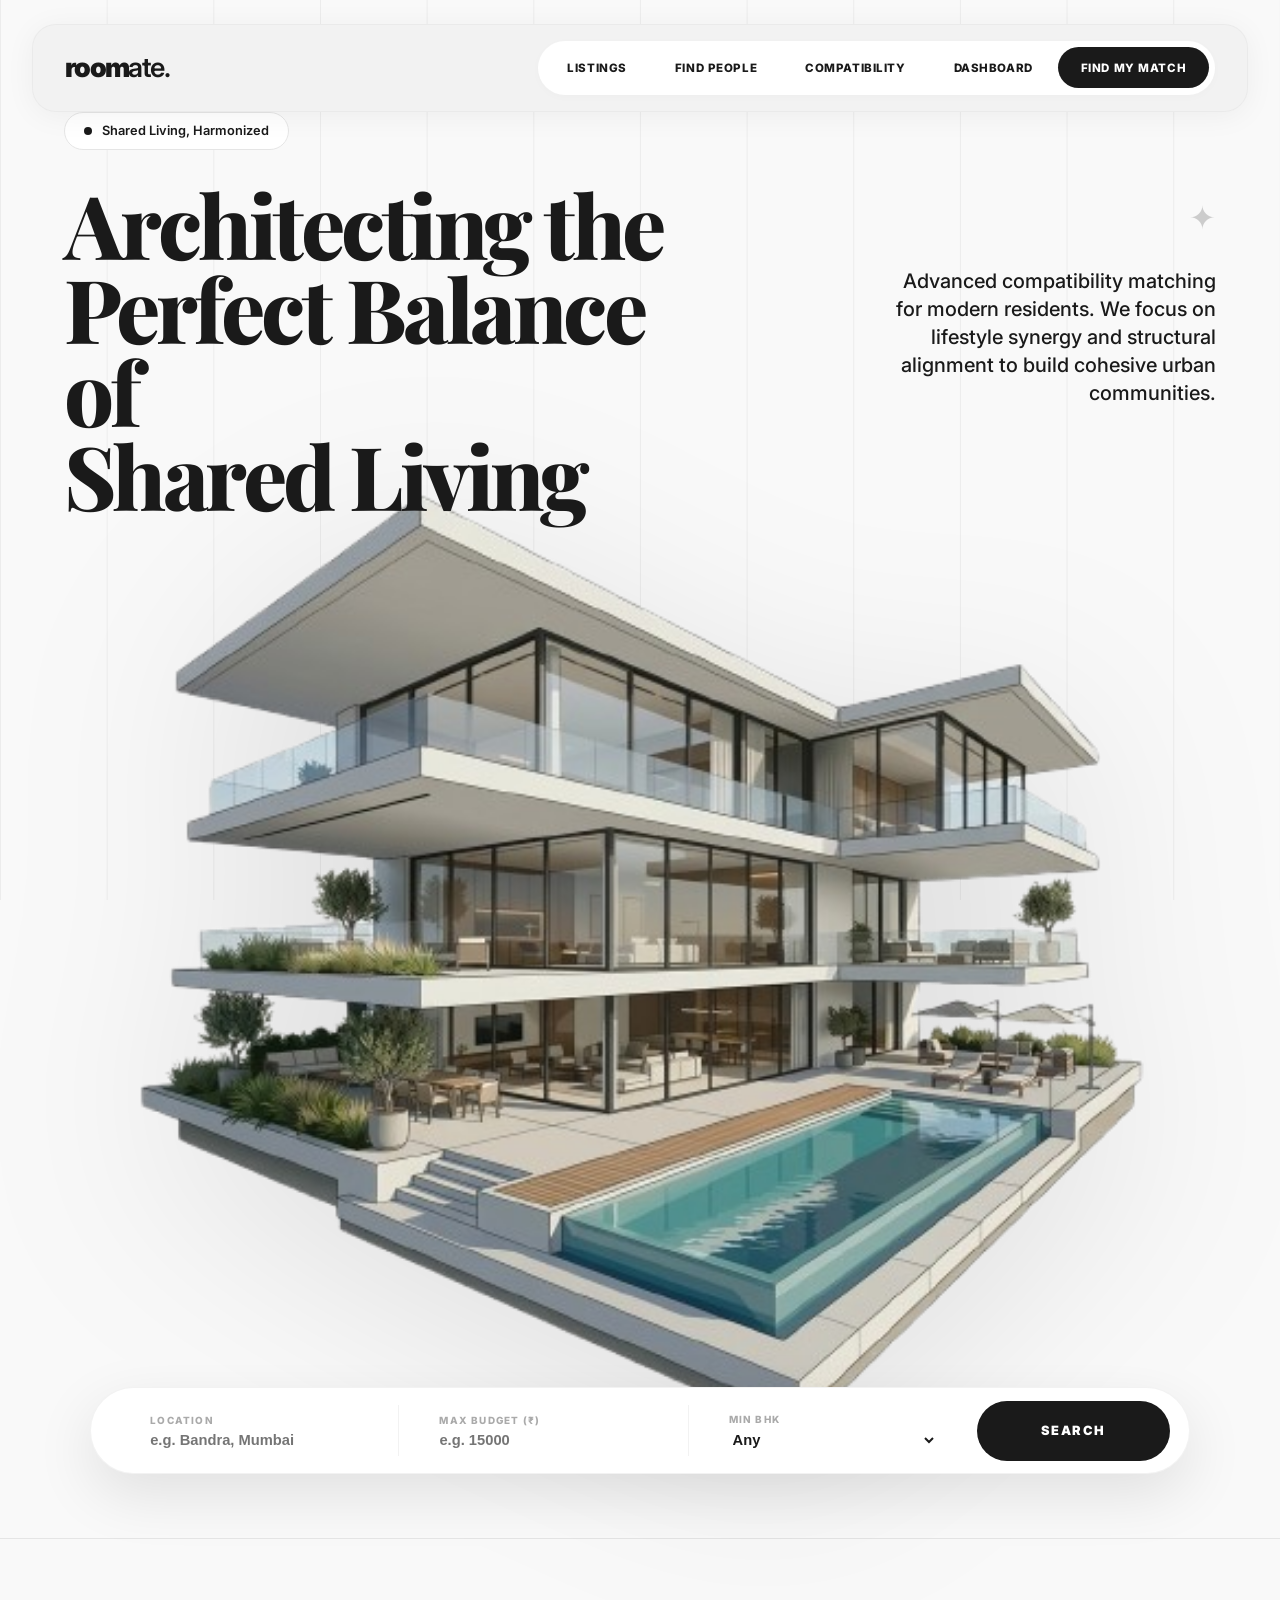
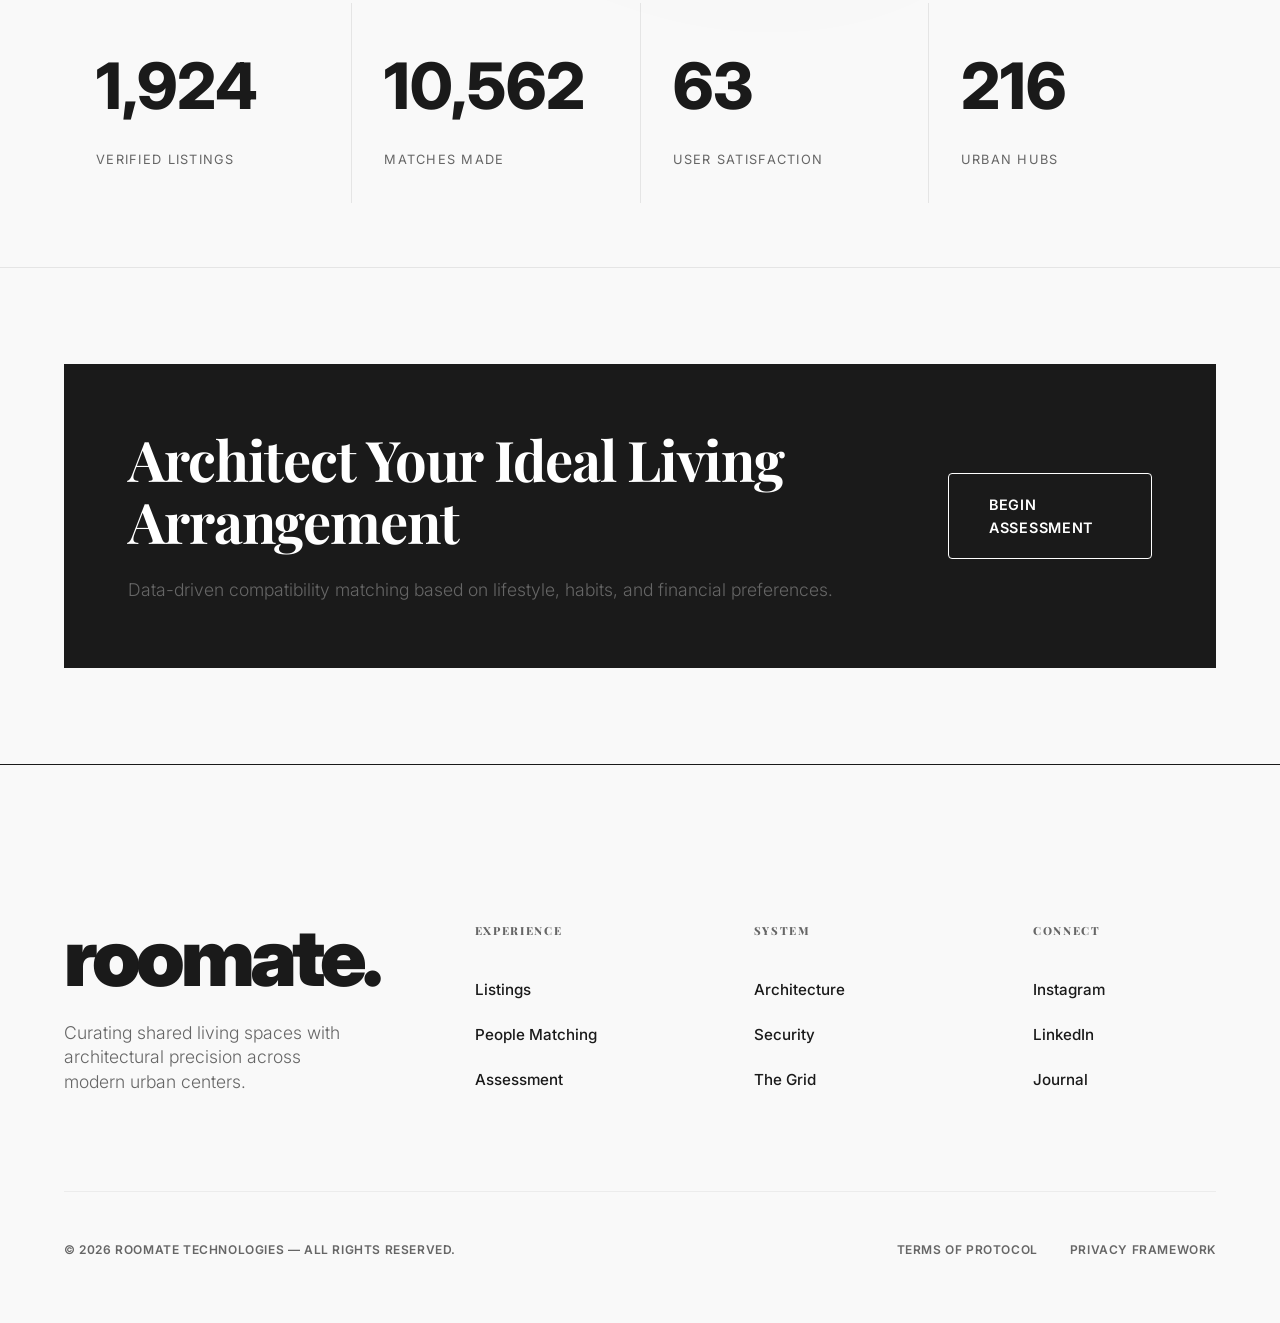
<file: index.html>
<!DOCTYPE html>
<html lang="en">

<head>
    <meta charset="UTF-8" />
    <meta name="viewport" content="width=device-width, initial-scale=1.0" />
    <title>RooMate — Premium Shared Housing</title>
    <link rel="stylesheet" href="css/style.css" />
</head>

<body>
    <nav class="navbar">
        <a href="index.html" class="navbar__logo">room<span>ate.</span></a>
        <ul class="navbar__links" id="navbar-links">
            <li><a href="listings.html">Listings</a></li>
            <li><a href="people.html">Find People</a></li>
            <li><a href="quiz.html">Compatibility</a></li>
            <li><a href="profile.html">Dashboard</a></li>
            <li><a href="quiz.html" class="navbar__cta">Find My Match</a></li>
        </ul>
        <button class="hamburger" onclick="toggleNav()" aria-label="Toggle menu">
            <span></span><span></span><span></span>
        </button>
    </nav>

    <section class="hero-magazine">
        <div class="hero-magazine__header">
            <div class="hero-magazine__left">
                <span class="badge-pill"><span class="pill-dot"></span> Shared Living, Harmonized</span>
                <h1 class="hero-magazine__title">Architecting the<br>Perfect Balance of<br>Shared Living</h1>
            </div>
            <div class="hero-magazine__right">
                <div class="star-icon">✦</div>
                <p class="hero-magazine__description">
                    Advanced compatibility matching for modern residents. We focus on lifestyle synergy and structural
                    alignment
                    to build cohesive urban communities.
                </p>
            </div>
        </div>

        <div class="hero-magazine__visual">
            <img src="assets/2.png" alt="Modern Architectural Residence" class="hero-magazine__img">
        </div>
    </section>

    <section class="search-section">
        <div class="search-bar">
            <div class="search-group">
                <label for="filter-location">Location</label>
                <input type="text" id="filter-location" placeholder="e.g. Bandra, Mumbai" />
            </div>
            <div class="search-group">
                <label for="filter-budget">Max Budget (₹)</label>
                <input type="number" id="filter-budget" placeholder="e.g. 15000" />
            </div>
            <div class="search-group">
                <label for="filter-rooms">Min BHK</label>
                <select id="filter-rooms">
                    <option value="0">Any</option>
                    <option value="2">2+</option>
                    <option value="3">3+</option>
                    <option value="4">4+</option>
                </select>
            </div>
            <button id="search-btn" class="btn btn--primary" onclick="performHomeSearch()">Search</button>
        </div>
    </section>

    <script>
        function performHomeSearch() {
            const searchData = {
                location: document.getElementById('filter-location').value,
                budget: document.getElementById('filter-budget').value,
                rooms: document.getElementById('filter-rooms').value
            };
            localStorage.setItem('roomate_search', JSON.stringify(searchData));
            window.location.href = 'listings.html';
        }
    </script>

    <section class="stats-section" id="stats-section" style="margin-top: 4rem;">
        <div class="stats-inner">
            <div class="stat-item">
                <span class="stat-num" data-target="2847">0</span>
                <span class="stat-label">Verified Listings</span>
            </div>
            <div class="stat-item">
                <span class="stat-num" data-target="15623">0</span>
                <span class="stat-label">Matches Made</span>
            </div>
            <div class="stat-item">
                <span class="stat-num" data-target="94">0</span>
                <span class="stat-label">User Satisfaction</span>
            </div>
            <div class="stat-item">
                <span class="stat-num" data-target="320">0</span>
                <span class="stat-label">Urban Hubs</span>
            </div>
        </div>
    </section>

    <section class="section">
        <div class="compat-banner">
            <div class="compat-banner__text">
                <h2>Architect Your Ideal Living Arrangement</h2>
                <p>Data-driven compatibility matching based on lifestyle, habits, and financial preferences.</p>
            </div>
            <a href="quiz.html" class="btn btn--outline" style="border-color: #fff; color: #fff;">Begin Assessment</a>
        </div>
    </section>

    <footer class="site-footer">
        <div class="footer-top">
            <div class="footer-brand">
                <div class="footer-brand__logo">room<span>ate.</span></div>
                <p>Curating shared living spaces with architectural precision across modern urban centers.</p>
            </div>
            <div class="footer-col">
                <h4>Experience</h4>
                <ul>
                    <li><a href="listings.html">Listings</a></li>
                    <li><a href="people.html">People Matching</a></li>
                    <li><a href="quiz.html">Assessment</a></li>
                </ul>
            </div>
            <div class="footer-col">
                <h4>System</h4>
                <ul>
                    <li><a href="#">Architecture</a></li>
                    <li><a href="#">Security</a></li>
                    <li><a href="#">The Grid</a></li>
                </ul>
            </div>
            <div class="footer-col">
                <h4>Connect</h4>
                <ul>
                    <li><a href="#">Instagram</a></li>
                    <li><a href="#">LinkedIn</a></li>
                    <li><a href="#">Journal</a></li>
                </ul>
            </div>
        </div>
        <div class="footer-bottom">
            <span>© 2026 RooMate Technologies — All Rights Reserved.</span>
            <div class="footer-bottom__links">
                <a href="#">Terms of Protocol</a>
                <a href="#">Privacy Framework</a>
            </div>
        </div>
    </footer>

    <script src="js/listings.js"></script>
</body>
</html>
</file>
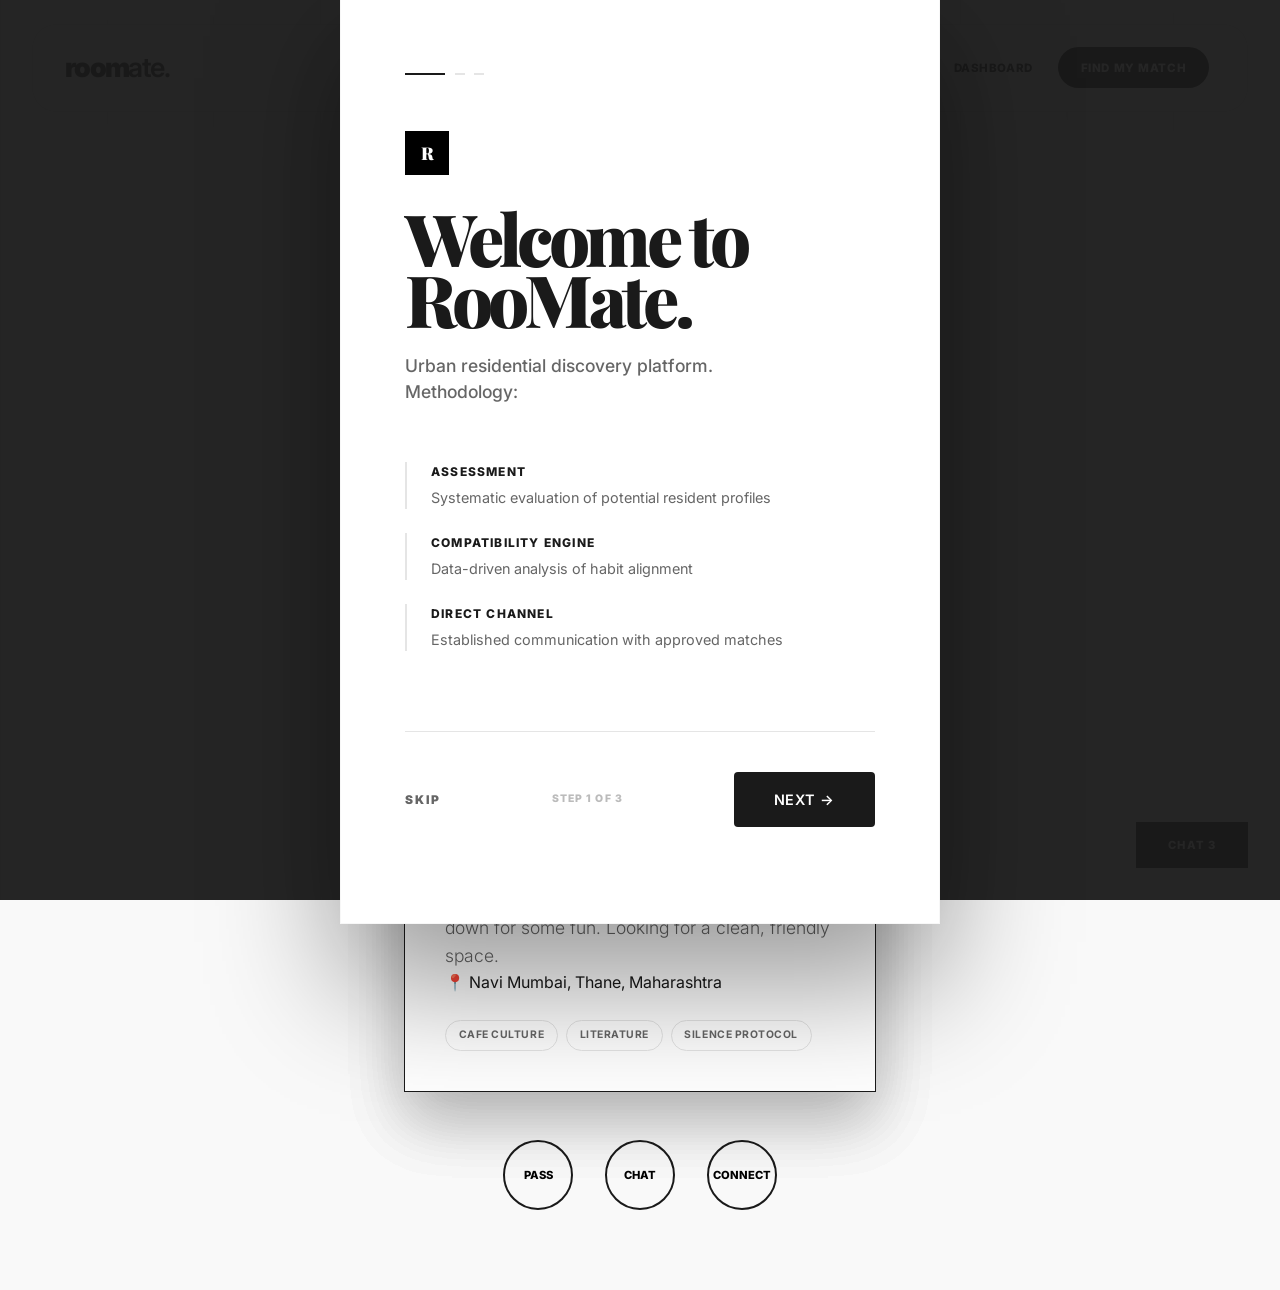
<file: people.html>
<!DOCTYPE html>
<html lang="en">

<head>
  <meta charset="UTF-8" />
  <meta name="viewport" content="width=device-width, initial-scale=1.0" />
  <title>RooMate — Social Discovery</title>
  <link rel="stylesheet" href="css/style.css" />
</head>

<body>

  <nav class="navbar">
    <a href="index.html" class="navbar__logo">room<span>ate.</span></a>
    <ul class="navbar__links" id="navbar-links">
      <li><a href="listings.html">Listings</a></li>
      <li><a href="people.html" class="active">Find People</a></li>
      <li><a href="quiz.html">Compatibility</a></li>
      <li><a href="profile.html">Dashboard</a></li>
      <li><a href="quiz.html" class="navbar__cta">Find My Match</a></li>
    </ul>
    <button class="hamburger" onclick="toggleNav()" aria-label="Toggle menu">
      <span></span><span></span><span></span>
    </button>
  </nav>

  <main>
    <div class="people-page">
      <div class="people-page__header">
        <span class="badge-pill">Human-Centric Search</span>
        <h1>Curated Matches</h1>
        <p>Assess lifestyle compatibility through our proprietary matching engine.</p>
      </div>

      <div class="swipe-count-bar">
        <strong id="cards-left">6</strong> active profiles in your vicinity
      </div>

      <div class="card-stack" id="card-stack"></div>

      <div class="swipe-actions">
        <button class="swipe-btn pass" onclick="swipeCard('left')" title="Pass">Pass</button>
        <button class="swipe-btn info" onclick="toggleChat()" title="Message">Chat</button>
        <button class="swipe-btn like" onclick="swipeCard('right')" title="Match">Connect</button>
      </div>
    </div>
  </main>


  <div class="onboard-overlay" id="onboard-overlay">
    <div class="onboard-card">
      <div class="ob-steps">
        <div class="ob-step-dot active" id="ob-dot-1"></div>
        <div class="ob-step-dot" id="ob-dot-2"></div>
        <div class="ob-step-dot" id="ob-dot-3"></div>
      </div>
      <div class="ob-body" id="ob-body"></div>
      <div class="ob-footer">
        <button class="ob-skip" onclick="closeOnboard()">Skip</button>
        <span class="ob-count" id="ob-count">Set up 1 of 3</span>
        <button class="btn btn--primary" id="ob-next-btn" onclick="obNext()">Proceed</button>
      </div>
    </div>
  </div>

  <div class="compat-modal" id="compat-modal" role="dialog" aria-modal="true">
    <button class="compat-modal__close" onclick="closeCompatModal()" aria-label="Close">Exit</button>
    <p class="compat-modal__title" id="modal-title">Analyzing compatibility parameters...</p>
    <button class="compat-check-btn" id="compat-check-btn" onclick="triggerCompatCheck()">
      <span>Run Analysis</span>
    </button>
    <div class="compat-stage" id="compat-stage">
      <div class="compat-room compat-room--user" id="user-room"></div>
      <div class="compat-room compat-room--match" id="match-room"></div>
    </div>
    <div class="compat-score-wrap" id="compat-score-wrap"></div>
    <div class="compat-modal__actions">
      <button class="btn--ghost" onclick="resetMerge()">Reset</button>
      <button class="btn--ghost" onclick="closeCompatModal()">Close</button>
    </div>
  </div>

  <button class="chat-fab" id="chat-fab" onclick="toggleChat()" aria-label="Open chat">
    Chat
    <span class="unread" id="chat-unread">3</span>
  </button>

  <div class="chat-panel" id="chat-panel">
    <div class="cp-header">
      <div class="cp-avatar">P</div>
      <div>
        <h3>Match Insight</h3>
        <span>active communication</span>
      </div>
    </div>
    <div class="cp-msgs" id="cp-msgs">
      <div class="cp-time">Communication History</div>
      <div class="cp-msg them">Established match — 94% compatibility</div>
      <div class="cp-msg me">Beginning dialogue...</div>
    </div>
    <div class="cp-input-row">
      <input class="cp-input" id="cp-input" type="text" placeholder="Send message..." />
      <button class="cp-send" onclick="sendMsg()">Send</button>
    </div>
  </div>

  <div class="toast" id="toast"></div>

  <script src="js/people.js"></script>
</body>

</html>
</file>
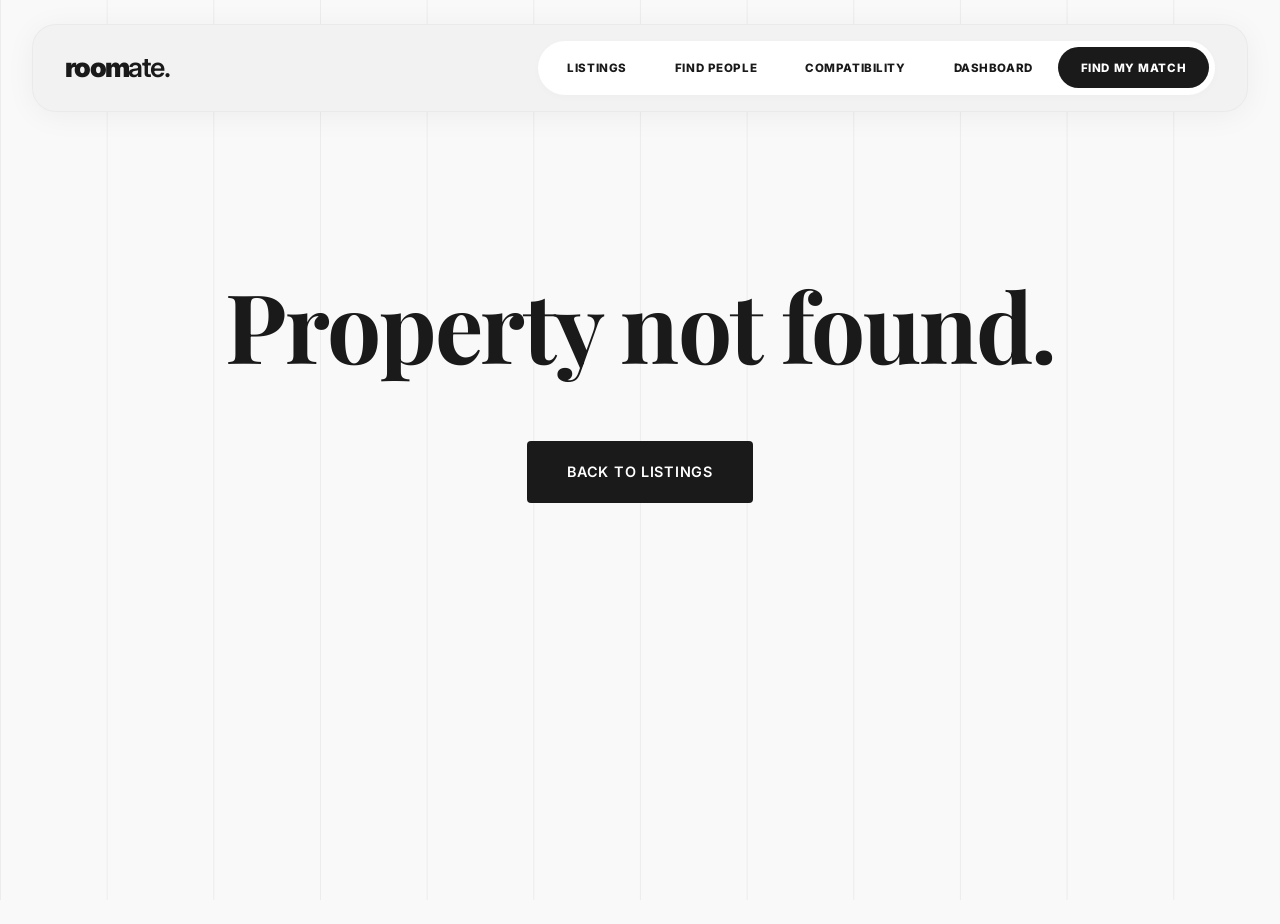
<file: property.html>
<!DOCTYPE html>
<html lang="en">

<head>
  <meta charset="UTF-8" />
  <meta name="viewport" content="width=device-width, initial-scale=1.0" />
  <title>Property Detail — RooMate</title>
  <link rel="stylesheet" href="css/style.css" />
  <style>
    .property-hero {
      padding: 0 5%;
      max-width: 1600px;
      margin: 0 auto;
    }

    .property-layout {
      display: grid;
      grid-template-columns: 2fr 1fr;
      gap: 5rem;
      padding: 4rem 5% 10rem;
      max-width: 1600px;
      margin: 0 auto;
    }

    .property-img-large {
      width: 100%;
      height: 600px;
      object-fit: cover;
      margin-bottom: 3rem;
    }

    .property-main h1 {
      font-size: clamp(2.5rem, 5vw, 4rem);
      font-weight: 850;
      letter-spacing: -0.04em;
      margin-bottom: 1.5rem;
    }

    .property-meta-tags {
      display: flex;
      gap: 1rem;
      margin-bottom: 3rem;
    }

    .p-meta {
      font-size: 0.8rem;
      font-weight: 800;
      text-transform: uppercase;
      letter-spacing: 1px;
      color: var(--muted);
      border-bottom: 2px solid var(--border);
      padding-bottom: 0.5rem;
    }

    .property-features {
      display: grid;
      grid-template-columns: 1fr 1fr;
      gap: 3rem;
      margin: 4rem 0;
      border-top: 1px solid var(--border);
      padding-top: 4rem;
    }

    .feature-group h4 {
      text-transform: uppercase;
      font-size: 0.75rem;
      letter-spacing: 2px;
      margin-bottom: 1.5rem;
      color: var(--muted);
    }

    .feature-list {
      list-style: none;
      display: flex;
      flex-direction: column;
      gap: 0.8rem;
    }

    .feature-list li {
      font-weight: 500;
      color: var(--primary);
      display: flex;
      align-items: center;
      gap: 0.5rem;
    }

    .property-sidebar {
      position: sticky;
      top: 8rem;
      height: fit-content;
    }

    .booking-card {
      border: 1px solid var(--primary);
      padding: 3rem;
      background: #fff;
    }

    .b-price {
      font-size: 2.5rem;
      font-weight: 950;
      letter-spacing: -0.05em;
      margin-bottom: 0.5rem;
    }

    .b-sub {
      color: var(--muted);
      font-size: 0.9rem;
      margin-bottom: 2.5rem;
    }

    .b-info-row {
      display: flex;
      justify-content: space-between;
      padding: 1rem 0;
      border-bottom: 1px solid var(--border);
      font-size: 0.9rem;
    }

    .b-label {
      font-weight: 700;
    }

    @media (max-width: 1000px) {
      .property-layout {
        grid-template-columns: 1fr;
      }

      .property-img-large {
        height: 400px;
      }
    }
  </style>
</head>

<body>

  <nav class="navbar">
    <a href="index.html" class="navbar__logo">room<span>ate.</span></a>
    <ul class="navbar__links" id="navbar-links">
      <li><a href="listings.html">Listings</a></li>
      <li><a href="people.html">Find People</a></li>
      <li><a href="quiz.html">Compatibility</a></li>
      <li><a href="profile.html">Dashboard</a></li>
      <li><a href="quiz.html" class="navbar__cta">Find My Match</a></li>
    </ul>
    <button class="hamburger" onclick="toggleNav()" aria-label="Toggle menu">
      <span></span><span></span><span></span>
    </button>
  </nav>

  <div id="property-content">
  </div>

  <script src="js/listings.js"></script>
  <script>
    document.addEventListener('DOMContentLoaded', () => {
      const params = new URLSearchParams(window.location.search);
      const id = parseInt(params.get('id'));
      const property = listingsData.find(p => p.id === id);

      if (!property) {
        document.getElementById('property-content').innerHTML = `
          <div style="padding: 10rem 5%; text-align: center;">
            <h1>Property not found.</h1>
            <a href="listings.html" class="btn btn--primary" style="margin-top: 2rem;">Back to Listings</a>
          </div>`;
        return;
      }

      document.getElementById('property-content').innerHTML = `
        <div class="property-hero">
          <img src="${property.image}" alt="${property.title}" class="property-img-large">
        </div>

        <div class="property-layout">
          <main class="property-main">
            <div class="property-meta-tags">
              <span class="p-meta">${property.location}</span>
              <span class="p-meta">${property.rooms} BHK</span>
              <span class="p-meta">${property.baths} Bath</span>
            </div>
            <h1>${property.title}</h1>
            <p style="font-size: 1.2rem; line-height: 1.6; color: var(--muted); max-width: 700px;">
              Discover architectural elegance in this premium ${property.rooms} BHK residence. 
              Designed for modern urban living, this space combines structural integrity 
              with human-centric comfort.
            </p>

            <div class="property-features">
              <div class="feature-group">
                <h4>Lifestyle Tags</h4>
                <ul class="feature-list">
                  ${property.tags.map(t => `<li>✦ ${t.l}</li>`).join('')}
                </ul>
              </div>
              <div class="feature-group">
                <h4>Site Protocols</h4>
                <ul class="feature-list">
                  ${property.rules.map(r => `<li>✕ ${r}</li>`).join('')}
                </ul>
              </div>
            </div>

            <div class="feature-group">
              <h4>Safety Parameters</h4>
              <p style="margin-bottom:1rem; font-weight:700;">Network Security Index: ${property.safety}/100</p>
              <div class="safety-bar" style="max-width: 400px; height: 4px;">
                <div class="safety-bar__fill" style="width: ${property.safety}%"></div>
              </div>
            </div>
          </main>

          <aside class="property-sidebar">
            <div class="booking-card">
              <div class="b-price">₹${property.perPerson.toLocaleString('en-IN')}</div>
              <div class="b-sub">per person / month</div>
              
              <div class="b-info-row">
                <span class="b-label">Total Inventory</span>
                <span>₹${property.total.toLocaleString('en-IN')}</span>
              </div>
              <div class="b-info-row">
                <span class="b-label">Security Deposit</span>
                <span>₹${property.deposit.toLocaleString('en-IN')}</span>
              </div>
              <div class="b-info-row">
                <span class="b-label">Service Utilities</span>
                <span>${property.util}</span>
              </div>

              <a href="quiz.html" class="btn btn--primary" style="width: 100%; margin-top: 3rem; justify-content: center;">Assess Compatibility</a>
              <button class="btn btn--outline" style="width: 100%; margin-top: 1rem; justify-content: center;" onclick="window.print()">Download Specifications</button>
            </div>
          </aside>
        </div>`;
    });
  </script>
</body>

</html>
</file>
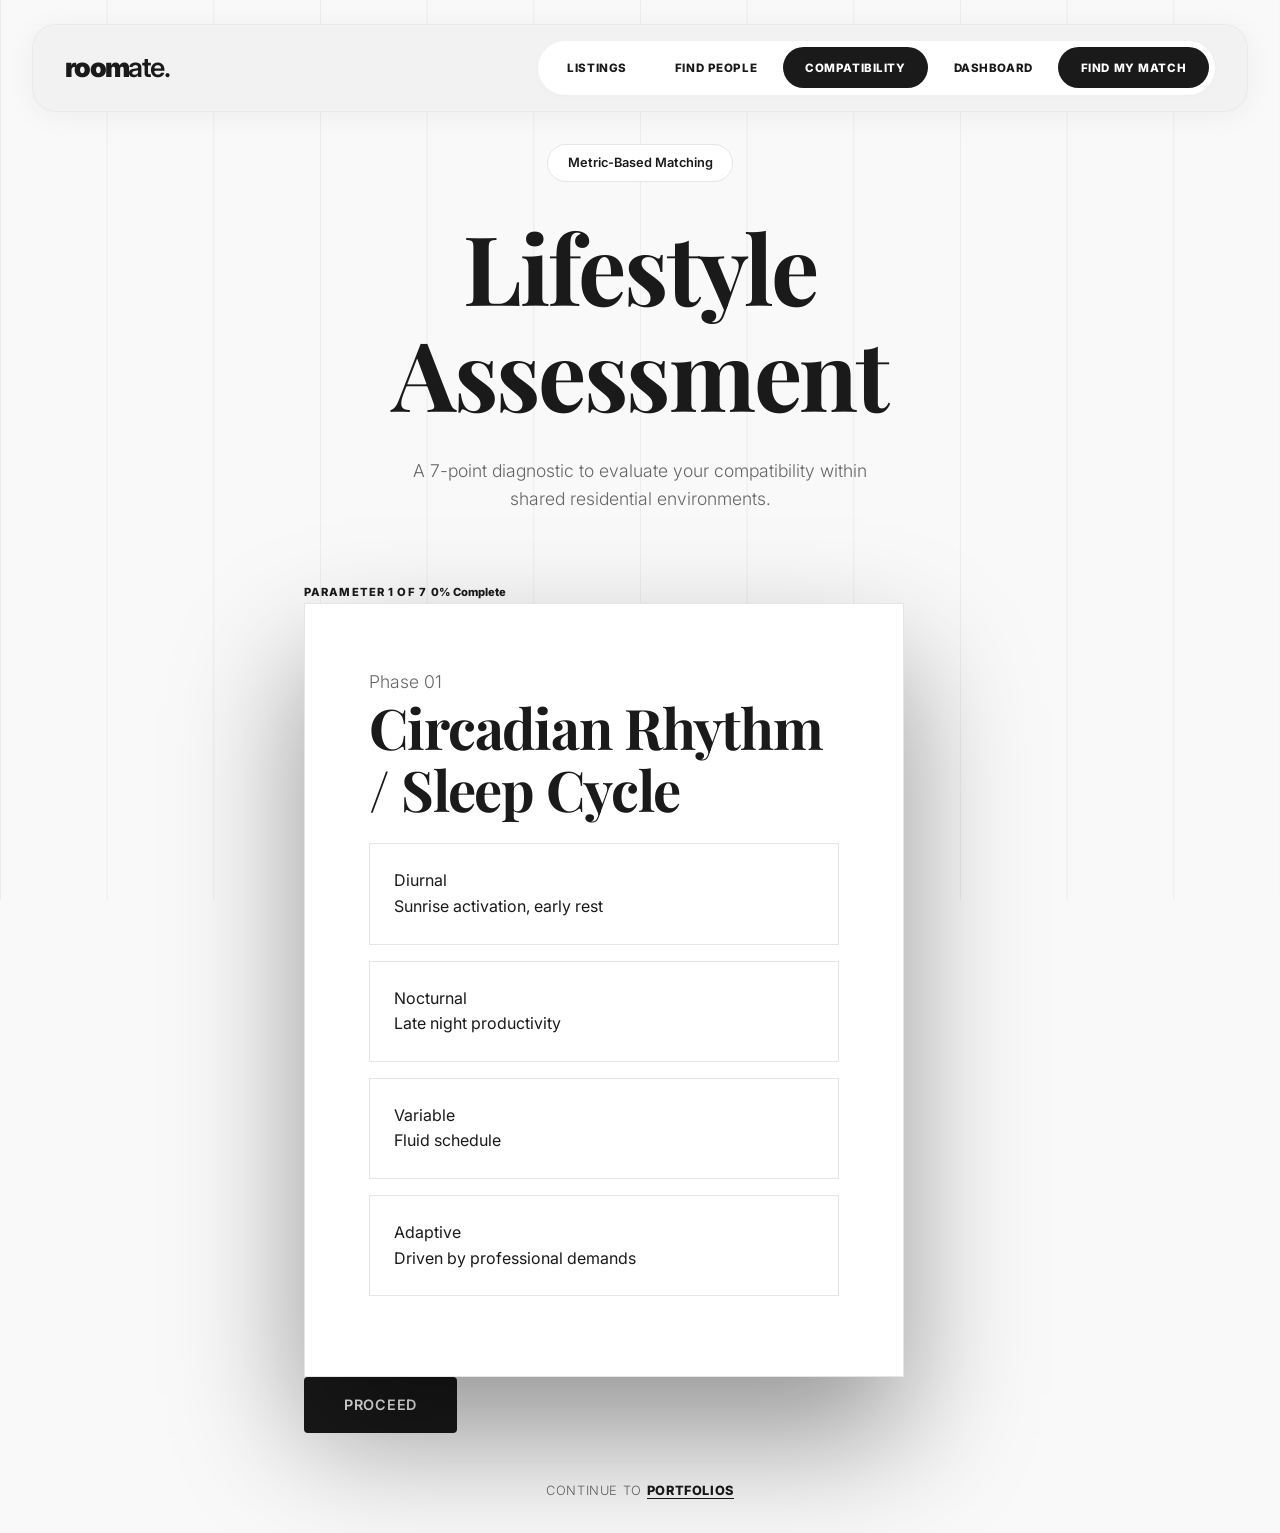
<file: quiz.html>
<!DOCTYPE html>
<html lang="en">

<head>
  <meta charset="UTF-8" />
  <meta name="viewport" content="width=device-width, initial-scale=1.0" />
  <title>RooMate — Compatibility Assessment</title>
  <link rel="stylesheet" href="css/style.css" />
</head>

<body>

  <nav class="navbar">
    <a href="index.html" class="navbar__logo">room<span>ate.</span></a>
    <ul class="navbar__links" id="navbar-links">
      <li><a href="listings.html">Listings</a></li>
      <li><a href="people.html">Find People</a></li>
      <li><a href="quiz.html" class="active">Compatibility</a></li>
      <li><a href="profile.html">Dashboard</a></li>
      <li><a href="quiz.html" class="navbar__cta">Find My Match</a></li>
    </ul>
    <button class="hamburger" onclick="toggleNav()" aria-label="Toggle menu">
      <span></span><span></span><span></span>
    </button>
  </nav>

  <main class="quiz-page">

    <div style="text-align:center;margin-bottom:4rem">
      <span class="badge-pill">Metric-Based Matching</span>
      <h1>Lifestyle<br>Assessment</h1>
      <p style="max-width: 500px; margin: 1rem auto;">A 7-point diagnostic to evaluate your compatibility within shared
        residential environments.</p>
    </div>

    <div class="quiz-progress">
      <div class="quiz-progress__row">
        <span id="progress-text"
          style="font-weight: 800; text-transform: uppercase; letter-spacing: 0.1em; font-size: 0.7rem;">Parameter 1 of
          7</span>
        <span id="progress-pct" style="font-weight: 800; font-size: 0.7rem;">0% Complete</span>
      </div>
      <div class="quiz-progress__bar">
        <div class="quiz-progress__fill" id="progress-fill" style="width:0%"></div>
      </div>
    </div>

    <div id="quiz-container"></div>

    <div class="quiz-nav">
      <button class="btn btn--outline" id="btn-prev" onclick="prevQuestion()" style="display:none">Previous</button>
      <button class="btn btn--primary" id="btn-next" onclick="nextQuestion()" style="margin-left:auto">Proceed</button>
    </div>

    <p
      style="text-align:center;margin-top:3rem;font-size:.8rem;color:var(--muted); text-transform: uppercase; letter-spacing: 0.05em;">
      Continue to <a href="listings.html"
        style="color:var(--primary);font-weight:800; border-bottom: 1px solid var(--primary)">Portfolios</a>
    </p>

  </main>


  <script src="js/quiz.js"></script>
</body>

</html>
</file>
<file: css/style.css>
@import url('https://fonts.googleapis.com/css2?family=Playfair+Display:wght@700&family=Inter:ital,wght@0,300;0,400;0,500;0,600;0,800;1,400&display=swap');

:root {
  --bg: #F9F9F9;
  --surface: #FFFFFF;
  --primary: #1A1A1A;
  --accent: #2D3A30;
  --sage: #5F7161;
  --text: #1A1A1A;
  --muted: #666666;
  --border: #E5E5E5;
  --grid-line: rgba(0, 0, 0, 0.05);

  --ff-display: 'Playfair Display', serif;
  --ff-body: 'Inter', sans-serif;

  --r-btn: 4px;
  --r-card: 2px;

  --transition: 0.3s cubic-bezier(0.16, 1, 0.3, 1);
}

/* Base */
*,
*::before,
*::after {
  box-sizing: border-box;
  margin: 0;
  padding: 0;
}

html {
  scroll-behavior: smooth;
}

body {
  font-family: var(--ff-body);
  background-color: var(--bg);
  color: var(--text);
  line-height: 1.6;
  min-height: 100vh;
  position: relative;
  overflow-x: hidden;
}

/* Grid System Overlay */
body::before {
  content: "";
  position: fixed;
  top: 0;
  left: 0;
  right: 0;
  bottom: 0;
  background-image: linear-gradient(to right, var(--grid-line) 1px, transparent 1px);
  background-size: calc(100% / 12) 100%;
  pointer-events: none;
  z-index: -1;
}

@media (max-width: 768px) {
  body::before {
    background-size: calc(100% / 4) 100%;
  }
}

a {
  text-decoration: none;
  color: inherit;
  transition: var(--transition);
}

button {
  cursor: pointer;
  font-family: var(--ff-body);
  border: none;
  background: none;
  transition: var(--transition);
}

ul {
  list-style: none;
}

img {
  max-width: 100%;
  display: block;
  border-radius: var(--r-card);
}

/* Typography */
h1,
h2,
h3,
h4 {
  font-family: var(--ff-display);
  font-weight: 700;
  line-height: 1.1;
  letter-spacing: -0.02em;
}

h1 {
  font-size: clamp(3rem, 8vw, 6rem);
  margin-bottom: 2rem;
}

h2 {
  font-size: clamp(2rem, 5vw, 3.5rem);
  margin-bottom: 1.5rem;
}

h3 {
  font-size: clamp(1.2rem, 3vw, 1.8rem);
}

p {
  font-size: 1.1rem;
  color: var(--muted);
  font-weight: 300;
}

em {
  font-style: italic;
  font-family: var(--ff-display);
}

/* Navbar */
.navbar {
  display: flex;
  align-items: center;
  justify-content: space-between;
  margin: 1.5rem 2rem 0;
  padding: 1rem 2rem;
  position: sticky;
  top: 1.5rem;
  z-index: 1000;
  background: #F2F2F2;
  border-radius: 24px;
  border: 1px solid rgba(0, 0, 0, 0.03);
  box-shadow: 0 4px 30px rgba(0, 0, 0, 0.05);
}

.navbar__logo {
  font-size: 1.7rem;
  font-weight: 950;
  letter-spacing: -0.06em;
  color: var(--primary);
  text-transform: lowercase;
  display: flex;
  align-items: center;
}

.navbar__logo span {
  font-weight: 600;
  opacity: 1;
}

.navbar__links {
  display: flex;
  align-items: center;
  gap: 0.2rem;
  background: #FFFFFF;
  padding: 0.4rem;
  border-radius: 100px;
  box-shadow: 0 2px 10px rgba(0, 0, 0, 0.02);
}

.navbar__links li {
  display: flex;
}

.navbar__links a {
  font-size: 0.72rem;
  font-weight: 800;
  text-transform: uppercase;
  letter-spacing: 0.05em;
  color: #1A1A1A;
  padding: 0.7rem 1.4rem;
  border-radius: 100px;
  transition: all 0.25s cubic-bezier(0.4, 0, 0.2, 1);
}

.navbar__links a:hover {
  background: #F5F5F5;
}

.navbar__links a.active {
  background: #1A1A1A;
  color: #FFFFFF !important;
}

.navbar__cta {
  background: var(--primary) !important;
  color: #fff !important;
}

.hamburger {
  display: none;
  flex-direction: column;
  gap: 5px;
  background: #fff;
  width: 42px;
  height: 42px;
  border-radius: 50%;
  align-items: center;
  justify-content: center;
  cursor: pointer;
  border: 1px solid rgba(0, 0, 0, 0.05);
}

.hamburger span {
  width: 18px;
  height: 2px;
  background: var(--primary);
  display: block;
  border-radius: 2px;
}

@media (max-width: 900px) {
  .navbar {
    margin: 1rem;
    padding: 0.8rem 1.2rem;
  }

  .navbar__links {
    display: none;
  }

  .navbar__links.open {
    display: flex;
    flex-direction: column;
    position: absolute;
    top: calc(100% + 10px);
    left: 0;
    right: 0;
    background: #fff;
    padding: 1.5rem;
    border-radius: 20px;
    box-shadow: 0 10px 40px rgba(0, 0, 0, 0.1);
    gap: 0.5rem;
    border: 1px solid var(--border);
  }

  .navbar__links.open li {
    width: 100%;
  }

  .navbar__links.open a {
    width: 100%;
    text-align: center;
  }

  .hamburger {
    display: flex;
  }
}

/* Buttons */
.btn {
  display: inline-flex;
  align-items: center;
  justify-content: center;
  padding: 1.2rem 2.5rem;
  font-weight: 600;
  font-size: 0.9rem;
  text-transform: uppercase;
  letter-spacing: 0.05em;
  border-radius: var(--r-btn);
  transition: var(--transition);
}

.btn--primary {
  background: var(--primary);
  color: #fff;
}

.btn--primary:hover {
  opacity: 0.9;
  transform: translateY(-1px);
}

.btn--outline {
  border: 1px solid var(--primary);
  color: var(--primary);
}

.btn--outline:hover {
  background: var(--primary);
  color: #fff;
}

.btn--accent {
  background: var(--sage);
  color: #fff;
}

.btn--sm {
  padding: 0.6rem 1.2rem;
  font-size: 0.75rem;
}

.hero-magazine {
  padding: 0 5% 15rem;
  max-width: 1600px;
  margin: 0 auto;
}

.hero-magazine__header {
  display: flex;
  justify-content: space-between;
  align-items: flex-start;
  margin-bottom: 4rem;
  gap: 4rem;
  position: relative;
  z-index: 20;
}

.hero-magazine__left {
  flex: 1.5;
}

.hero-magazine__right {
  flex: 1;
  text-align: right;
  display: flex;
  flex-direction: column;
  align-items: flex-end;
  padding-top: 5rem;
}

.hero-magazine__title {
  font-size: clamp(3.5rem, 7vw, 5.5rem);
  line-height: 0.95;
  font-weight: 800;
  color: var(--primary);
  letter-spacing: -0.04em;
}

.hero-magazine__description {
  font-size: 1.25rem;
  color: var(--primary);
  max-width: 320px;
  line-height: 1.4;
  margin-top: 1rem;
  font-weight: 500;
}

.star-icon {
  font-size: 2rem;
  color: #CCCCCC;
  margin-bottom: 0.5rem;
}

.badge-pill {
  display: inline-flex;
  align-items: center;
  gap: 0.6rem;
  padding: 0.5rem 1.2rem;
  background: var(--surface);
  border: 1px solid var(--border);
  border-radius: 50px;
  font-size: 0.8rem;
  font-weight: 600;
  color: #1A1A1A;
  margin-bottom: 2rem;
}

.pill-dot {
  width: 8px;
  height: 8px;
  background: #1A1A1A;
  border-radius: 50%;
}

.hero-magazine__visual {
  width: 100%;
  text-align: center;
  margin-top: -13rem;
  position: relative;
  z-index: 5;
}

.hero-magazine__img {
  width: 95%;
  max-width: 1100px;
  height: auto;
  filter: drop-shadow(0 40px 100px rgba(0, 0, 0, 0.1));
  display: block;
  margin: 0 auto;
}

@media (max-width: 1000px) {
  .hero-magazine__header {
    flex-direction: column;
    gap: 2rem;
  }

  .hero-magazine__right {
    text-align: left;
    align-items: flex-start;
    padding-top: 0;
  }

  .hero-magazine__img {
    width: 100%;
    margin-top: 2rem;
  }
}

/* Stats */
.stats-section {
  padding: 4rem 5%;
  border-top: 1px solid var(--border);
  border-bottom: 1px solid var(--border);
}

.stats-inner {
  display: flex;
  justify-content: space-between;
  max-width: 1400px;
  margin: 0 auto;
}

.stat-item {
  text-align: left;
  padding: 2rem;
  border-left: 1px solid var(--border);
  flex: 1;
}

.stat-item:first-child {
  border-left: none;
}

.stat-num {
  font-size: 4rem;
  font-weight: 800;
  display: block;
  margin-bottom: 0.5rem;
}

.stat-label {
  font-size: 0.8rem;
  text-transform: uppercase;
  letter-spacing: 0.1em;
  color: var(--muted);
}

/* Search Bar */
.search-section {
  position: relative;
  z-index: 10;
  margin-top: -22rem;
  padding: 0 5%;
}

.search-bar {
  display: flex;
  align-items: center;
  background: #FFFFFF;
  padding: 0.8rem 1.2rem;
  border-radius: 100px;
  border: 1px solid rgba(0, 0, 0, 0.05);
  box-shadow: 0 20px 60px rgba(0, 0, 0, 0.1);
  max-width: 1100px;
  margin: 0 auto;
  gap: 0;
}

.search-group {
  padding: 0.5rem 2.5rem;
  flex: 1;
  display: flex;
  flex-direction: column;
  gap: 0.2rem;
  border-right: 1px solid rgba(0, 0, 0, 0.05);
}

.search-group:last-of-type {
  border-right: none;
}

.search-group label {
  font-size: 0.62rem;
  font-weight: 800;
  text-transform: uppercase;
  letter-spacing: 1.2px;
  color: #AAAAAA;
  margin-bottom: 0;
}

.search-group input,
.search-group select {
  font-size: 0.92rem;
  font-weight: 700;
  color: var(--primary);
  border: none !important;
  background: transparent !important;
  outline: none !important;
  padding: 0 !important;
}

#search-btn {
  padding: 0 4rem;
  border-radius: 100px;
  height: 60px;
  font-size: 0.8rem;
  font-weight: 900;
  text-transform: uppercase;
  letter-spacing: 1.5px;
  flex-shrink: 0;
}

/* Listings Grid */
.section {
  padding: 6rem 5%;
  max-width: 1600px;
  margin: 0 auto;
}

.section__header {
  display: flex;
  align-items: flex-end;
  justify-content: space-between;
  margin-bottom: 4rem;
  padding-bottom: 1rem;
  border-bottom: 1px solid var(--primary);
}

.section__count {
  font-size: 1rem;
  font-weight: 400;
  color: var(--muted);
}

/* Filter Chips */
.filter-chips {
  display: flex;
  gap: 0.8rem;
  margin-bottom: 3rem;
  flex-wrap: wrap;
}

.chip {
  padding: 0.6rem 1.5rem;
  border-radius: 100px;
  background: #FFFFFF;
  border: 1px solid var(--border);
  font-size: 0.75rem;
  font-weight: 700;
  color: var(--muted);
  text-transform: uppercase;
  letter-spacing: 0.05em;
  transition: all 0.3s ease;
}

.chip:hover {
  border-color: var(--primary);
  color: var(--primary);
}

.chip.active {
  background: var(--primary);
  color: #FFFFFF;
  border-color: var(--primary);
}

.listings-grid {
  display: grid;
  grid-template-columns: repeat(auto-fill, minmax(350px, 1fr));
  gap: 3rem;
}

/* Listing Card */
.listing-card {
  background: var(--surface);
  border: 1px solid var(--border);
  transition: var(--transition);
  position: relative;
}

.listing-card:hover {
  border-color: var(--primary);
  transform: translateY(-5px);
  box-shadow: 0 20px 40px rgba(0, 0, 0, 0.05);
}

.card-image {
  height: 250px;
  background-color: #F2F2F2;
  position: relative;
  overflow: hidden;
}

.card-img-asset {
  width: 100%;
  height: 100%;
  object-fit: cover;
  transition: transform 0.6s cubic-bezier(0.165, 0.84, 0.44, 1);
}

.listing-card:hover .card-img-asset {
  transform: scale(1.05);
}

.card-badge {
  position: absolute;
  top: 1rem;
  left: 1rem;
  background: var(--primary);
  color: #fff;
  padding: 0.3rem 0.8rem;
  font-size: 0.65rem;
  font-weight: 700;
  text-transform: uppercase;
}

.card-save {
  position: absolute;
  top: 1rem;
  right: 1rem;
  background: var(--surface);
  width: 40px;
  height: 40px;
  display: flex;
  align-items: center;
  justify-content: center;
  border-radius: 50%;
  box-shadow: 0 4px 10px rgba(0, 0, 0, 0.1);
}

.card-body {
  padding: 2rem;
}

.card-title {
  font-size: 1.5rem;
  margin-bottom: 0.5rem;
  line-height: 1.2;
}

.card-location {
  font-size: 0.85rem;
  color: var(--muted);
  margin-bottom: 1.5rem;
  display: flex;
  align-items: center;
  gap: 0.5rem;
}

.card-pricing {
  margin-bottom: 1.5rem;
  padding-bottom: 1.5rem;
  border-bottom: 1px solid var(--border);
  display: flex;
  justify-content: space-between;
  align-items: flex-end;
}

.price-per .amount {
  font-size: 2rem;
  font-weight: 700;
  color: var(--primary);
  display: block;
  font-family: var(--ff-display);
}

.price-per .label {
  font-size: 0.7rem;
  color: var(--muted);
  text-transform: uppercase;
}

.price-total {
  text-align: right;
}

.price-deposit {
  font-weight: 700;
  font-size: 0.8rem;
  margin-top: 0.2rem;
}

.lifestyle-tags {
  display: flex;
  gap: 0.5rem;
  flex-wrap: wrap;
  margin-bottom: 1.5rem;
}

.lifestyle-tag {
  font-size: 0.7rem;
  font-weight: 600;
  padding: 0.3rem 0.8rem;
  background: #F1F1F1;
  border-radius: 2px;
  color: var(--muted);
}

.house-rules {
  margin-bottom: 1.5rem;
}

.house-rules__title {
  font-size: 0.7rem;
  font-weight: 800;
  text-transform: uppercase;
  letter-spacing: 0.05em;
  margin-bottom: 0.8rem;
  color: var(--muted);
}

.house-rules__list {
  display: flex;
  gap: 0.4rem;
  flex-wrap: wrap;
}

.house-rules__item {
  font-size: 0.7rem;
  background: var(--bg);
  padding: 0.2rem 0.6rem;
  border: 1px solid var(--border);
}

.safety-score {
  margin-bottom: 1.5rem;
}

.safety-score__label {
  font-size: 0.7rem;
  font-weight: 800;
  text-transform: uppercase;
  margin-bottom: 0.5rem;
  display: block;
}

.safety-bar {
  height: 4px;
  background: var(--border);
  margin-bottom: 0.3rem;
}

.safety-bar__fill {
  height: 100%;
  background: var(--primary);
  transition: width 1.5s ease;
}

.safety-score__value {
  font-size: 0.8rem;
  font-weight: 700;
}

.card-footer {
  display: flex;
  gap: 1rem;
  border-top: 1px solid var(--border);
  padding-top: 1.5rem;
}

/* Compatibility Banner */
.compat-banner {
  background: var(--primary);
  color: #fff;
  padding: 4rem;
  display: flex;
  align-items: center;
  justify-content: space-between;
  gap: 3rem;
}

@media (max-width: 768px) {
  .compat-banner {
    flex-direction: column;
    text-align: center;
    padding: 2rem;
  }
}

/* Structural Footer */
.site-footer {
  background: var(--bg);
  color: var(--primary);
  padding: 10rem 5% 4rem;
  border-top: 1px solid var(--primary);
  position: relative;
}

.footer-top {
  display: grid;
  grid-template-columns: 1.5fr 1fr 1fr 1fr;
  gap: 6rem;
  padding-bottom: 6rem;
}

.footer-brand__logo {
  font-size: clamp(3rem, 8vw, 5rem);
  font-weight: 950;
  letter-spacing: -0.06em;
  margin-bottom: 2rem;
  line-height: 0.8;
  color: var(--primary);
}

.footer-brand p {
  color: var(--muted);
  font-size: 1.1rem;
  max-width: 300px;
  line-height: 1.4;
}

.footer-col h4 {
  font-size: 0.7rem;
  font-weight: 800;
  text-transform: uppercase;
  letter-spacing: 0.15em;
  margin-bottom: 2.5rem;
  color: var(--muted);
}

.footer-col ul {
  display: flex;
  flex-direction: column;
  gap: 1.2rem;
}

.footer-col a {
  color: var(--primary);
  font-size: 0.95rem;
  font-weight: 500;
  transition: opacity 0.3s ease;
}

.footer-col a:hover {
  opacity: 0.6;
}

.footer-bottom {
  display: flex;
  justify-content: space-between;
  align-items: center;
  padding-top: 3rem;
  border-top: 1px solid rgba(0, 0, 0, 0.05);
  font-size: 0.75rem;
  font-weight: 600;
  letter-spacing: 0.05em;
  color: var(--muted);
  text-transform: uppercase;
}

.footer-bottom__links {
  display: flex;
  gap: 2rem;
}

.people-page {
  max-width: 600px;
  margin: 0 auto;
  padding: 2rem 5% 5rem;
}

.people-page__header {
  margin-bottom: 4rem;
  text-align: center;
}

.people-page__header h1 {
  font-size: clamp(2.5rem, 6vw, 4rem);
  font-weight: 850;
  letter-spacing: -0.05em;
  margin: 1.5rem 0;
  line-height: 0.9;
}

.swipe-count-bar {
  text-align: center;
  margin-bottom: 2rem;
  font-size: 0.8rem;
  text-transform: uppercase;
  letter-spacing: 0.1em;
  color: var(--muted);
}

.card-stack {
  position: relative;
  height: 600px;
  margin-bottom: 3rem;
  perspective: 1000px;
}

.swipe-card {
  position: absolute;
  inset: 0;
  background: var(--surface);
  border: 1px solid var(--primary);
  padding: 0;
  display: flex;
  flex-direction: column;
  box-shadow: 0 30px 60px rgba(0, 0, 0, 0.1);
  transition: transform 0.4s ease, opacity 0.4s ease;
  user-select: none;
}

.swipe-card.is-top {
  z-index: 10;
}

.scard-top {
  height: 350px;
  background-color: var(--border);
  background-size: cover;
  background-position: center;
  background-repeat: no-repeat;
  display: block;
  overflow: hidden;
  position: relative;
}

.scard-new {
  position: absolute;
  top: 1.5rem;
  right: 1.5rem;
  background: var(--primary);
  color: #fff;
  padding: 0.4rem 0.8rem;
  font-size: 0.7rem;
  font-weight: 800;
  letter-spacing: 0.1em;
}

.scard-body {
  padding: 2.5rem;
  flex: 1;
}

.scard-name {
  font-size: 2.2rem;
  font-weight: 800;
  letter-spacing: -0.03em;
  margin-bottom: 0.5rem;
}

.scard-traits {
  display: flex;
  flex-wrap: wrap;
  gap: 0.5rem;
  margin-top: 1.5rem;
}

.scard-trait {
  font-size: 0.65rem;
  font-weight: 700;
  text-transform: uppercase;
  letter-spacing: 0.05em;
  color: var(--muted);
  border: 1px solid var(--border);
  padding: 0.4rem 0.8rem;
  border-radius: 100px;
}

.swipe-actions {
  display: flex;
  justify-content: center;
  gap: 2rem;
  margin-top: 2rem;
}

.swipe-btn {
  width: 70px;
  height: 70px;
  border-radius: 50%;
  border: 2px solid var(--primary);
  background: transparent;
  font-weight: 800;
  font-size: 0.7rem;
  text-transform: uppercase;
  cursor: pointer;
  transition: all 0.3s ease;
  display: flex;
  align-items: center;
  justify-content: center;
}

.swipe-btn:hover {
  background: var(--primary);
  color: #fff;
  transform: scale(1.1);
}

/* Overlay Systems */
.onboard-overlay,
.compat-modal {
  position: fixed;
  top: 0;
  left: 0;
  width: 100%;
  height: 100%;
  background: rgba(26, 26, 26, 0.95);
  display: flex;
  align-items: center;
  justify-content: center;
  z-index: 2000;
  opacity: 1;
  visibility: visible;
  transition: all 0.4s cubic-bezier(0.165, 0.84, 0.44, 1);
}

.onboard-overlay.hidden,
.compat-modal:not(.open) {
  opacity: 0;
  visibility: hidden;
  pointer-events: none;
}

.onboard-card,
.quiz-card {
  background: #fff;
  padding: 6rem 5%;
  max-width: 600px;
  width: 94%;
  position: relative;
  box-shadow: 0 60px 120px rgba(0, 0, 0, 0.4);
  border: 1px solid rgba(0, 0, 0, 0.03);
}

.ob-icon {
  width: 44px;
  height: 44px;
  background: #000;
  color: #fff;
  display: flex;
  align-items: center;
  justify-content: center;
  font-family: var(--ff-display);
  font-weight: 900;
  font-size: 1.1rem;
  margin-bottom: 2rem;
}

.ob-title {
  font-size: clamp(3rem, 8vw, 4.5rem) !important;
  font-weight: 850;
  line-height: 0.85;
  letter-spacing: -0.06em;
  margin-bottom: 1.5rem !important;
  color: var(--primary);
}

.ob-subtitle {
  font-size: 1.1rem;
  line-height: 1.5;
  font-weight: 500;
  color: var(--muted);
  margin-bottom: 3.5rem;
  max-width: 400px;
}

.ob-feature {
  margin-bottom: 1.5rem;
  padding-left: 1.5rem;
  border-left: 2px solid var(--border);
}

.ob-feature__label {
  font-weight: 800;
  font-size: 0.75rem;
  text-transform: uppercase;
  letter-spacing: 0.1em;
  margin-bottom: 0.3rem;
}

.ob-feature__sub {
  font-size: 0.9rem;
  color: var(--muted);
}

.ob-chips {
  display: grid;
  grid-template-columns: repeat(auto-fill, minmax(100px, 1fr));
  gap: 0.6rem;
  margin-bottom: 3rem;
}

.ob-chip {
  padding: 0.8rem;
  border: 1px solid var(--border);
  font-size: 0.65rem;
  font-weight: 850;
  text-transform: uppercase;
  letter-spacing: 0.12em;
  cursor: pointer;
  text-align: center;
  transition: all 0.3s cubic-bezier(0.165, 0.84, 0.44, 1);
}

.ob-chip.sel {
  background: var(--primary);
  color: #fff;
  border-color: var(--primary);
}

.ob-range-label {
  display: block;
  font-size: 0.65rem;
  font-weight: 900;
  text-transform: uppercase;
  letter-spacing: 0.15em;
  color: var(--muted);
  margin-bottom: 1.5rem;
}

.ob-range-val {
  font-family: var(--ff-display);
  font-size: 3rem;
  font-weight: 900;
  margin-top: 1.5rem;
  letter-spacing: -0.05em;
}

input[type=range] {
  -webkit-appearance: none;
  appearance: none;
  width: 100%;
  background: transparent;
  margin: 1rem 0;
}

input[type=range]::-webkit-slider-runnable-track {
  width: 100%;
  height: 2px;
  background: var(--border);
  border: none;
}

input[type=range]::-webkit-slider-thumb {
  -webkit-appearance: none;
  appearance: none;
  height: 20px;
  width: 20px;
  background: #000;
  cursor: pointer;
  margin-top: -9px;
  border: 4px solid #fff;
  box-shadow: 0 0 0 1px #000;
  border-radius: 50%;
}

.ob-footer {
  margin-top: 5rem;
  padding-top: 2.5rem;
  border-top: 1px solid var(--border);
  display: flex;
  align-items: center;
  justify-content: space-between;
}

.ob-skip {
  font-size: 0.75rem;
  font-weight: 950;
  text-transform: uppercase;
  letter-spacing: 0.15em;
  color: var(--muted);
  background: transparent;
  border: none;
  cursor: pointer;
  padding: 0;
}

.ob-count {
  font-size: 0.65rem;
  font-weight: 850;
  text-transform: uppercase;
  letter-spacing: 0.1em;
  color: #BBB;
}

.ob-steps {
  display: flex;
  gap: 0.6rem;
  margin-bottom: 3.5rem;
}

.ob-step-dot {
  width: 10px;
  height: 2px;
  background: var(--border);
  transition: all 0.4s ease;
}

.ob-step-dot.active {
  background: var(--primary);
  width: 40px;
}

.ob-step-dot.done {
  background: var(--primary);
}

.ob-quiz-block {
  background: var(--bg);
  padding: 2.5rem;
  border-left: 2px solid var(--primary);
  margin-bottom: 2rem;
}

.ob-quiz-block h3 {
  font-size: 0.7rem;
  text-transform: uppercase;
  letter-spacing: 0.15em;
  margin-bottom: 0.5rem;
}

.ob-quiz-block p {
  font-size: 0.9rem;
  color: var(--muted);
}

.ob-checklist {
  display: flex;
  flex-direction: column;
  gap: 1rem;
}

.ob-check {
  font-size: 0.85rem;
  font-weight: 600;
  display: flex;
  align-items: center;
  gap: 0.8rem;
  color: var(--muted);
}

.ob-check::before {
  content: '✓';
  color: var(--border);
}

.ob-check.highlight {
  color: var(--primary);
}

.ob-check.highlight::before {
  content: '○';
  color: var(--primary);
}

.chat-panel {
  position: fixed;
  bottom: 5rem;
  right: 2rem;
  width: 350px;
  background: #fff;
  border: 1px solid var(--primary);
  z-index: 900;
  display: flex;
  flex-direction: column;
  box-shadow: 0 30px 60px rgba(0, 0, 0, 0.15);
  transform: translateY(20px);
  opacity: 0;
  visibility: hidden;
  transition: all 0.3s ease;
}

.chat-panel.open {
  transform: translateY(0);
  opacity: 1;
  visibility: visible;
}

.chat-fab {
  position: fixed;
  bottom: 2rem;
  right: 2rem;
  background: var(--primary);
  color: #fff;
  padding: 1rem 2rem;
  border: none;
  font-weight: 800;
  text-transform: uppercase;
  letter-spacing: 0.1em;
  font-size: 0.7rem;
  cursor: pointer;
  z-index: 901;
}

.cp-header {
  padding: 1.5rem;
  background: var(--primary);
  color: #fff;
  display: flex;
  align-items: center;
  gap: 1rem;
}

.cp-msgs {
  height: 300px;
  padding: 1.5rem;
  overflow-y: auto;
  display: flex;
  flex-direction: column;
  gap: 1rem;
}

.cp-msg {
  padding: 0.8rem 1.2rem;
  font-size: 0.85rem;
  max-width: 80%;
  border-radius: 12px;
}

.cp-msg.them {
  background: #F2F2F2;
  align-self: flex-start;
}

.cp-msg.me {
  background: var(--primary);
  color: #fff;
  align-self: flex-end;
}

.cp-input-row {
  padding: 1rem;
  border-top: 1px solid var(--border);
  display: flex;
  gap: 0.5rem;
}

.cp-input {
  flex: 1;
  border: none;
  padding: 0.5rem;
  font-size: 0.9rem;
}

/* Quiz */
.quiz-page {
  max-width: 800px;
  margin: 2rem auto;
  padding: 0 5%;
}

.quiz-card {
  background: var(--surface);
  border: 1px solid var(--border);
  padding: 4rem;
}

.quiz-option {
  border: 1px solid var(--border);
  padding: 1.5rem;
  margin-bottom: 1rem;
}

.quiz-option:hover,
.quiz-option.selected {
  border-color: var(--primary);
  background: var(--bg);
}

/* Profile */
.profile-page {
  max-width: 1200px;
  margin: 2rem auto;
  padding: 0 5%;
}

.profile-header {
  border-bottom: 1px solid var(--primary);
  padding-bottom: 4rem;
  margin-bottom: 4rem;
}

.profile-avatar {
  width: 120px;
  height: 120px;
  border: 1px solid var(--primary);
  display: flex;
  align-items: center;
  justify-content: center;
  font-size: 3rem;
  margin-bottom: 2rem;
}

.profile-grid {
  display: grid;
  grid-template-columns: 1fr 1fr;
  gap: 4rem;
}

.tag-wrap {
  display: flex;
  flex-wrap: wrap;
  gap: 0.8rem;
}

.lifestyle-toggle {
  font-size: 0.75rem;
  font-weight: 700;
  text-transform: uppercase;
  letter-spacing: 0.05em;
  padding: 0.6rem 1.2rem;
  border: 1px solid var(--border);
  cursor: pointer;
  transition: all 0.3s ease;
}

.lifestyle-toggle.active {
  background: var(--primary);
  color: #fff;
  border-color: var(--primary);
}

.lifestyle-toggle:hover:not(.active) {
  border-color: var(--primary);
}

.toast {
  position: fixed;
  bottom: 2rem;
  right: 2rem;
  background: var(--primary);
  color: #fff;
  padding: 1rem 2rem;
  font-size: 0.8rem;
  text-transform: uppercase;
  font-weight: 600;
  opacity: 0;
  transform: translateY(10px);
  pointer-events: none;
  transition: 0.3s;
}

.toast.show {
  opacity: 1;
  transform: translateY(0);
}

/* Utility */
.eyebrow {
  font-size: 0.7rem;
  font-weight: 800;
  text-transform: uppercase;
  letter-spacing: 0.2em;
  color: var(--muted);
  margin-bottom: 1rem;
  display: block;
}

.form-group {
  margin-bottom: 2rem;
  display: flex;
  flex-direction: column;
  gap: 0.8rem;
}

.form-group label {
  font-size: 0.7rem;
  font-weight: 850;
  text-transform: uppercase;
  letter-spacing: 0.15em;
  color: var(--muted);
}

.form-group input,
.form-group select,
.form-group textarea {
  width: 100%;
  padding: 1rem 1.2rem;
  border: 1px solid var(--border);
  background: white;
  font-family: var(--ff-body);
  font-size: 0.95rem;
  font-weight: 500;
  color: var(--primary);
  transition: border-color 0.3s ease;
  outline: none;
}

.form-group input:focus,
.form-group select:focus,
.form-group textarea:focus {
  border-color: var(--primary);
}

.form-group textarea {
  resize: vertical;
  line-height: 1.6;
}

@media (max-width: 600px) {
  .hero {
    text-align: center;
  }

  .hero__actions {
    justify-content: center;
    flex-direction: column;
  }

  .section__header {
    flex-direction: column;
    align-items: flex-start;
    gap: 1rem;
  }
}
</file>
